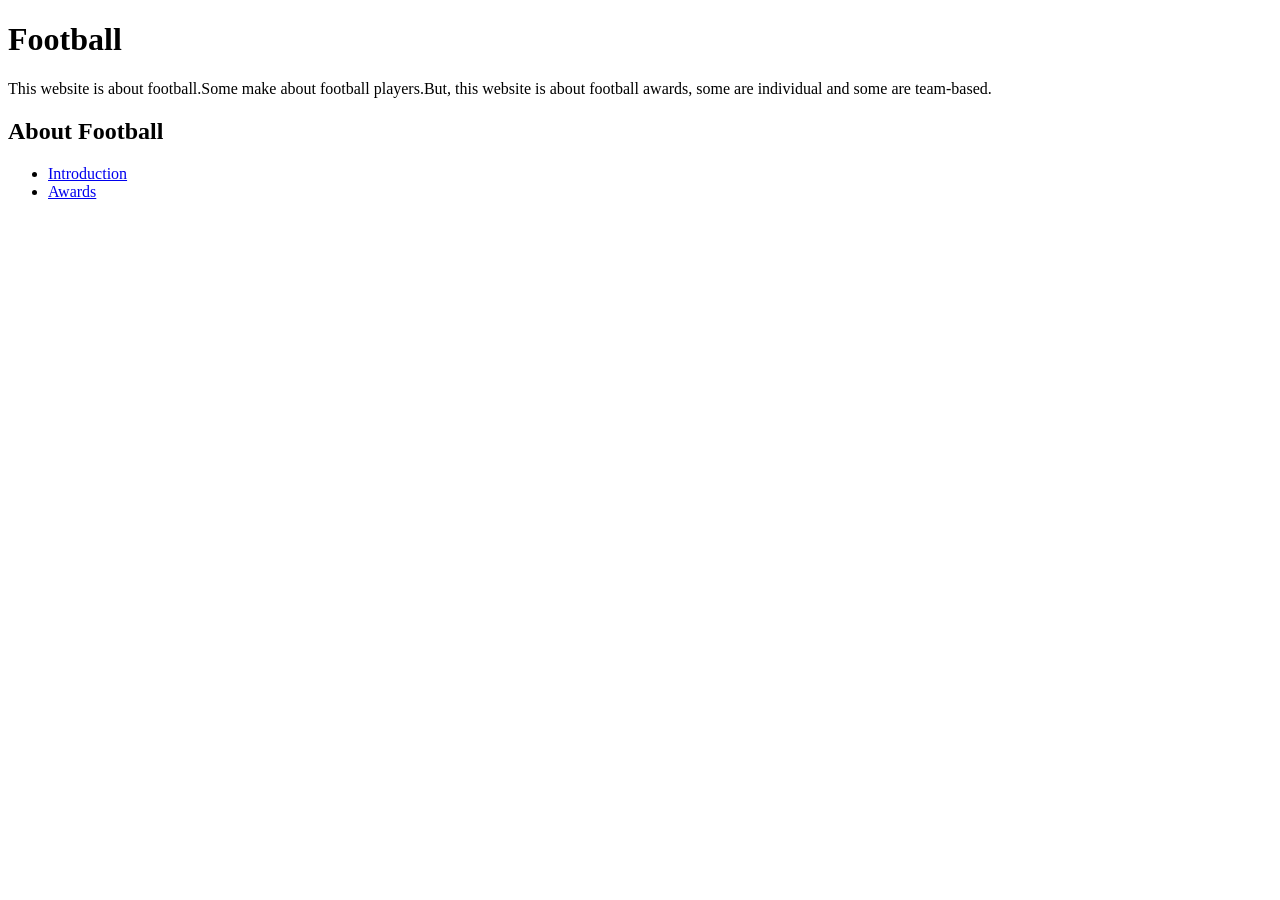
<file: project/index.html>
<!DOCTYPE html>
<html>
<head>
    <title>My Webpage</title>
</head>
<body>
    <h1>Football</h1>
    <p>This website is about football.Some make about football players.But, this website is about
        football awards, some are individual and some are team-based.</p>
        <h2>About Football</h2>
        <ul>
        <li><a href="./intro.html">Introduction</a></li>
        <li><a href="a.html">Awards</a></li>
</body>
</html>
</file>
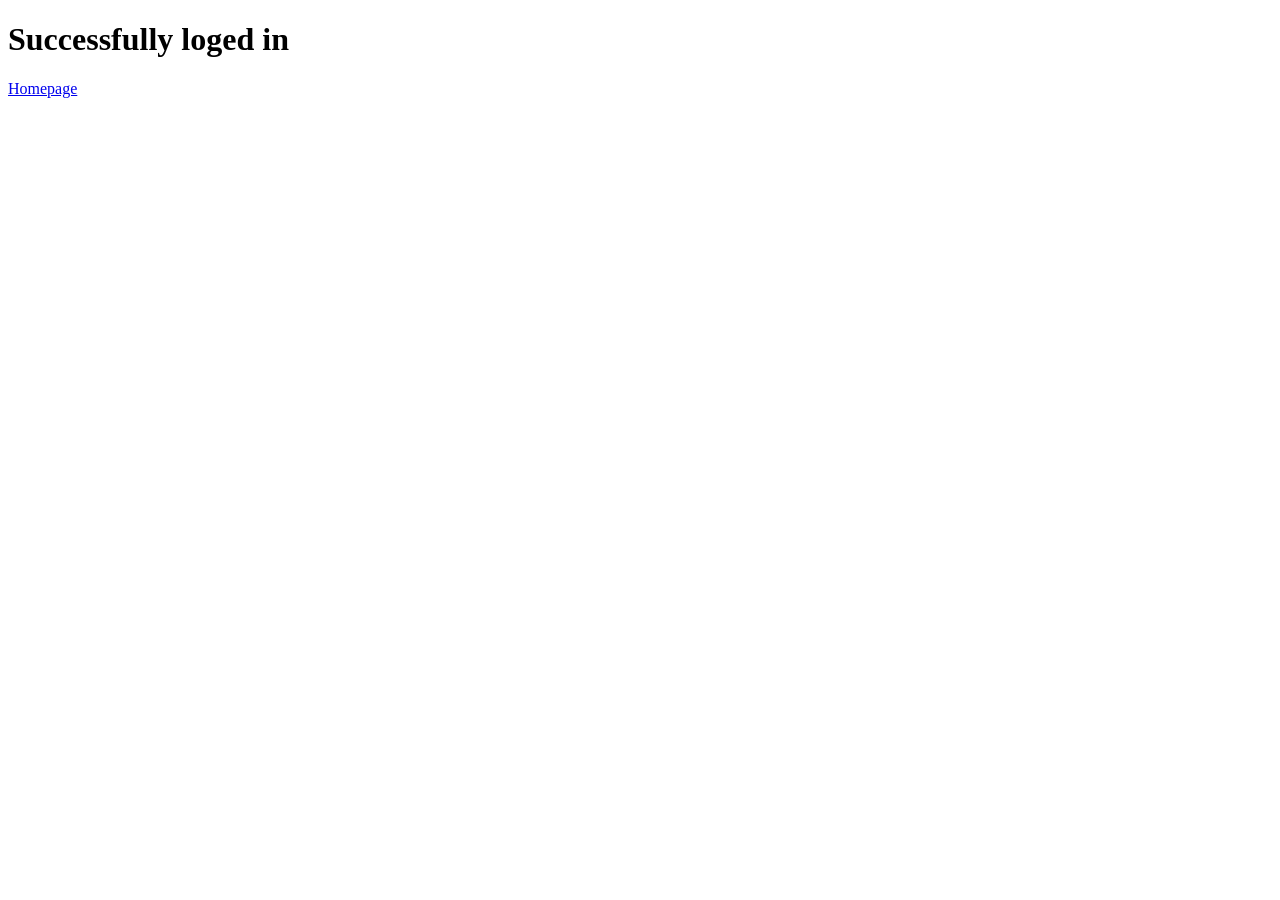
<file: form.html>
<!DOCTYPE html>
<html lang="en">
<head>
    <meta charset="UTF-8">
    <meta name="viewport" content="width=device-width, initial-scale=1.0">
    <title>log in</title>
</head>
<body>
    <a href="./index.html"></a>
    <form action="./index.html"></form>
    <h1>Successfully loged in</h1>
    <a href="./index.html">Homepage</a>
</body>
</html>
</file>
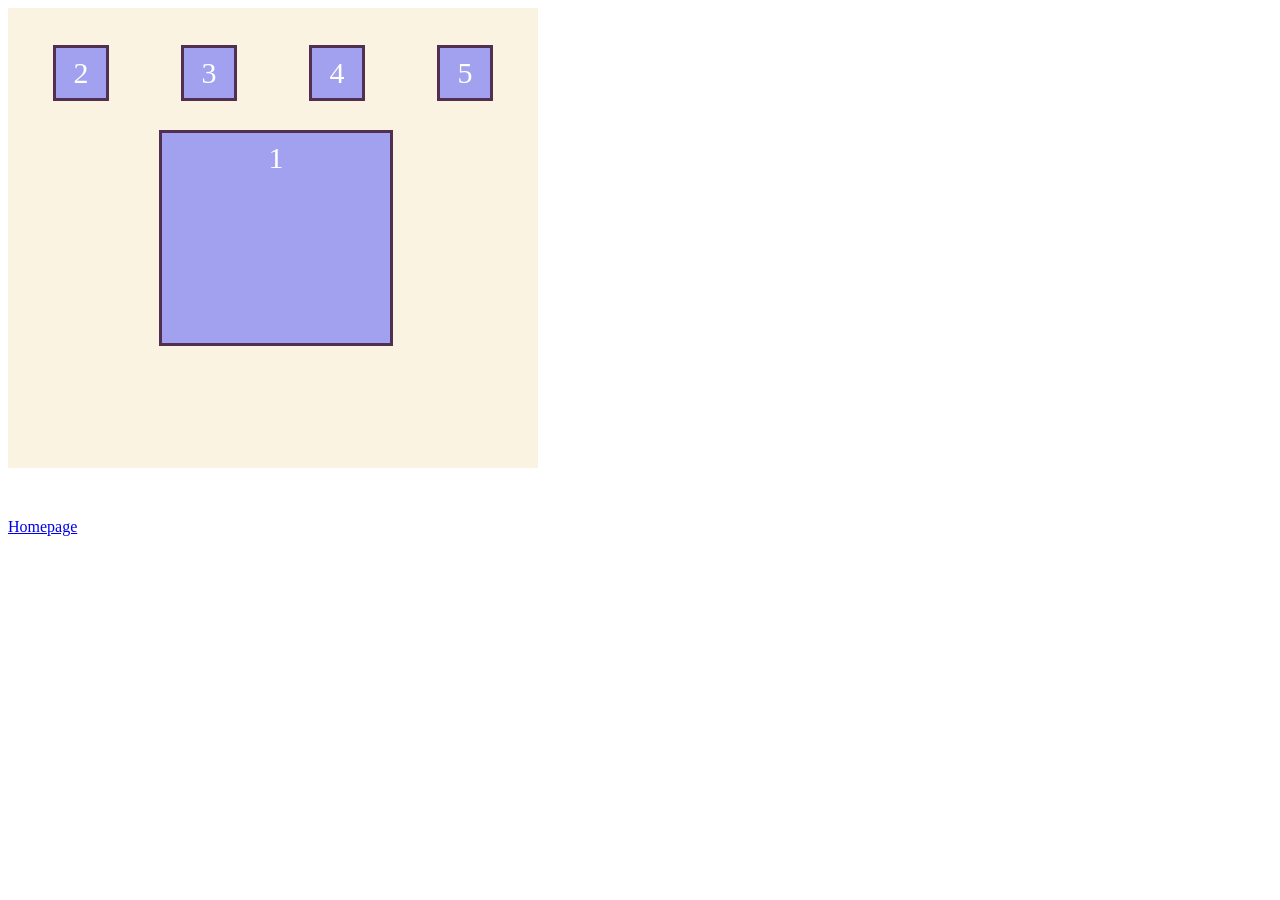
<file: grid.html>
<!DOCTYPE html>
<html>
<head>
    <title>Grid</title>
    <link rel="stylesheet" href="GRID.css">
</head>
<body>
    <div>
    <div class="grid-container">
        <div class="grid-item" id="grid1">1</div>
        <div class="grid-item">2</div>
        <div class="grid-item">3</div>
        <div class="grid-item">4</div>
        <div class="grid-item">5</div>
    </div>
    </div>
    <a href="./index.html">Homepage</a>
</body>
</html>
</file>
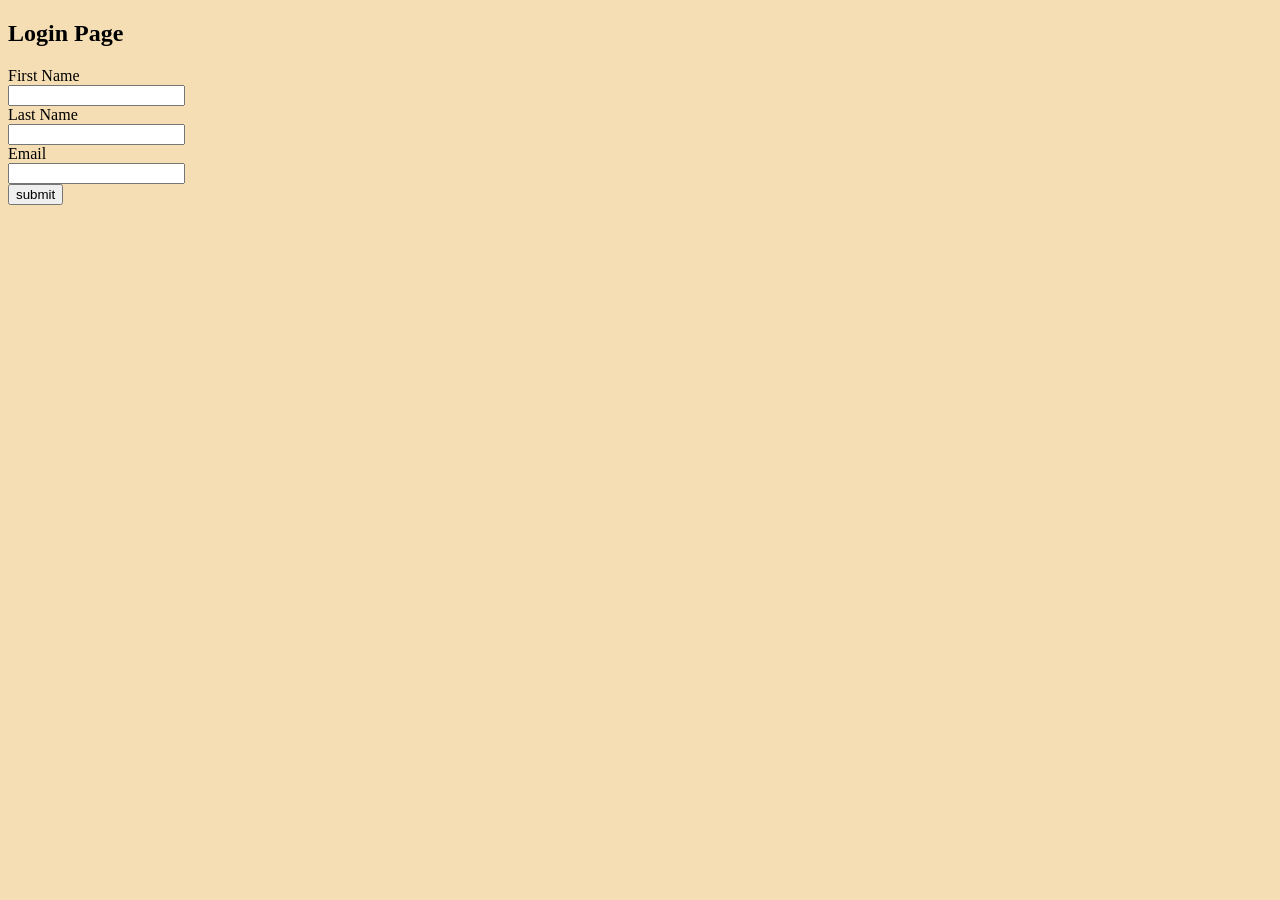
<file: lp.html>
<!DOCTYPE html>
<html>
<head>
    <title>My Login Page</title>
    <link rel="stylesheet" href="style.css">
</head>
<body>
    <h2>Login Page</h2>
    <form action="./form.html">
        <label for="fname">First Name</label><br>
        <input type="text" id="fname" name="fname" required><br>

        <label for="lname">Last Name</label><br>
        <input type="text" id="lname" name="lname" required><br>

        <label for="email">Email</label><br>
        <input type="email" id="email" name="email" required><br>

        <input type="submit" value="submit">
    </form>
    <a href="./index.html"></a>
</body>
</html>
</file>
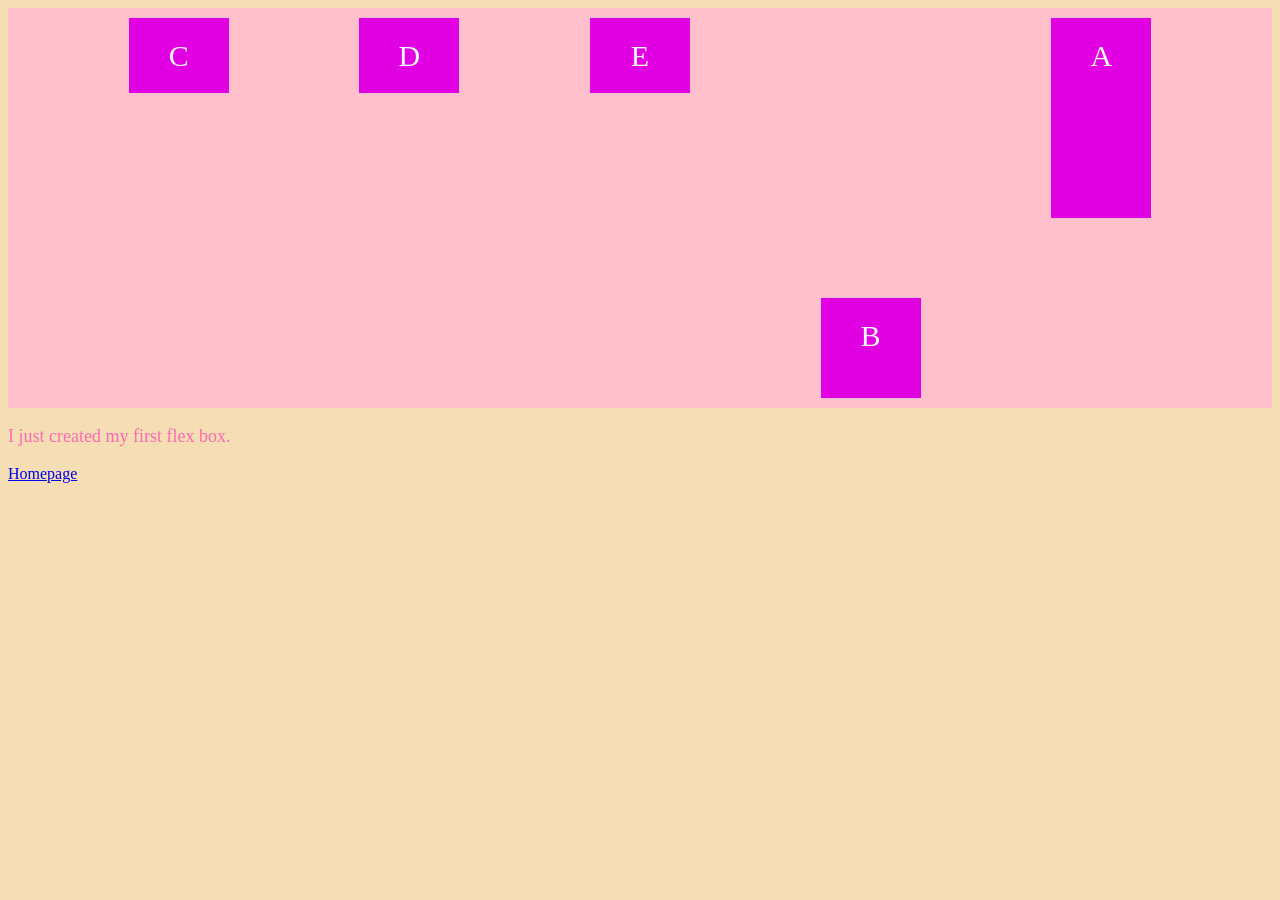
<file: mm.html>
<!DOCTYPE html>
<html lang="en">
<head>
    <link rel="stylesheet" href="style.css">
    <title>Document</title>
</head>
<body>
    <div class="flex-container">
        <div class="flex-item" id="itemA">A</div>
        <div class="flex-item" id="itemB">B</div>
        <div class="flex-item">C</div>
        <div class="flex-item">D</div>
        <div class="flex-item">E</div>
    </div>
    <P>I just created my first flex box.</P>
    <a href="./index.html">Homepage</a>
</body>
</html>
</file>
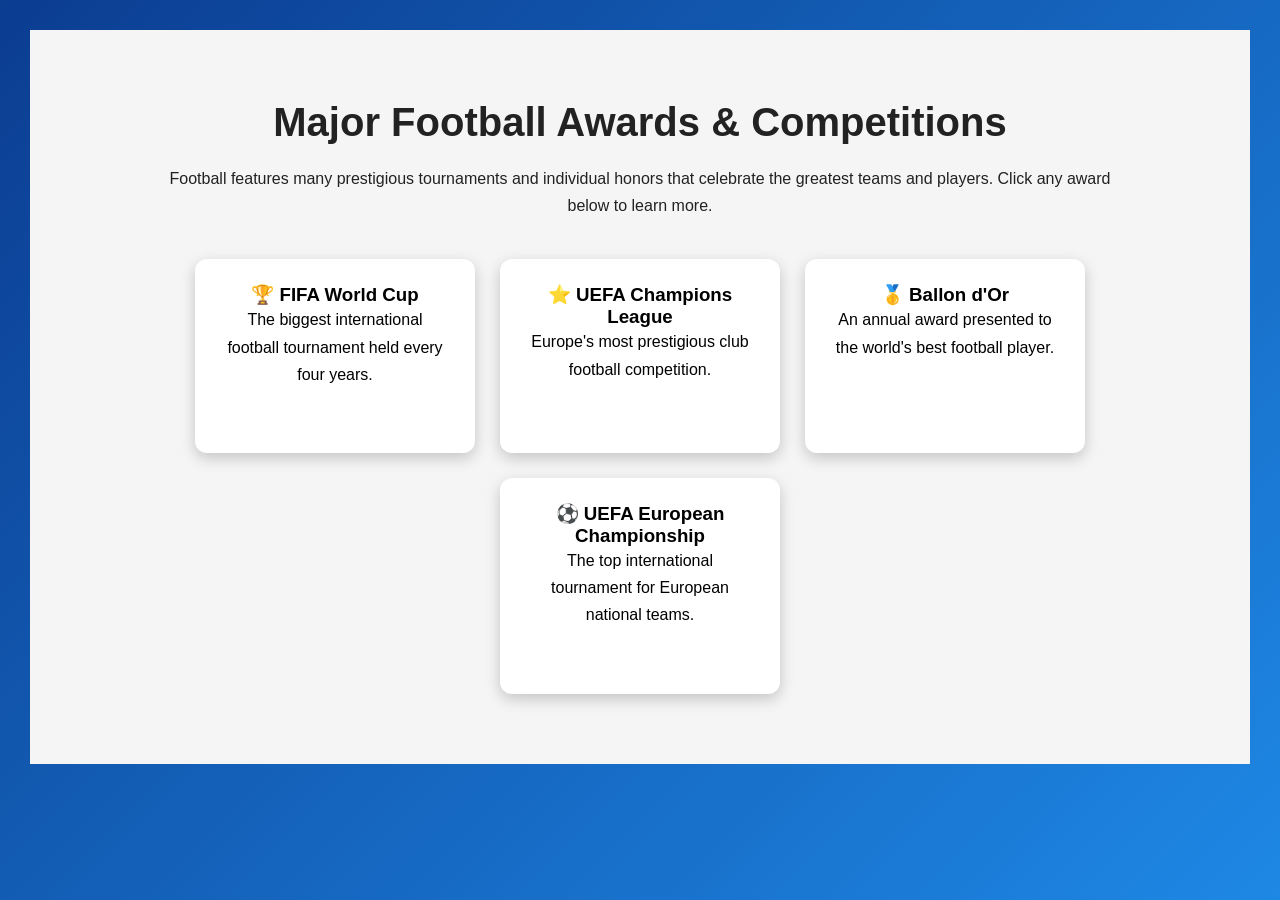
<file: project/a.html>
<!DOCTYPE html>
<html lang="en">
<head>
    <title>Awards</title>
    <link rel="stylesheet" href="ss.css">
</head>
<body>
<section class="awards">  
    <h2>Major Football Awards & Competitions</h2>
    <p>
        Football features many prestigious tournaments and individual honors that celebrate the
        greatest teams and players. Click any award below to learn more.
    </p>

    <div class="award-list">

        <a href="worldcup.html" class="award-card">
            <h3>🏆 FIFA World Cup</h3>
            <p>The biggest international football tournament held every four years.</p>
        </a>

        <a href="ucl.html" class="award-card">
            <h3>⭐ UEFA Champions League</h3>
            <p>Europe's most prestigious club football competition.</p>
        </a>

        <a href="ballondor.html" class="award-card">
            <h3>🥇 Ballon d'Or</h3>
            <p>An annual award presented to the world's best football player.</p>
        </a>

        <a href="euros.html" class="award-card">
            <h3>⚽ UEFA European Championship</h3>
            <p>The top international tournament for European national teams.</p>
        </a>

    </div>
</section>
</body>
</html>
</file>
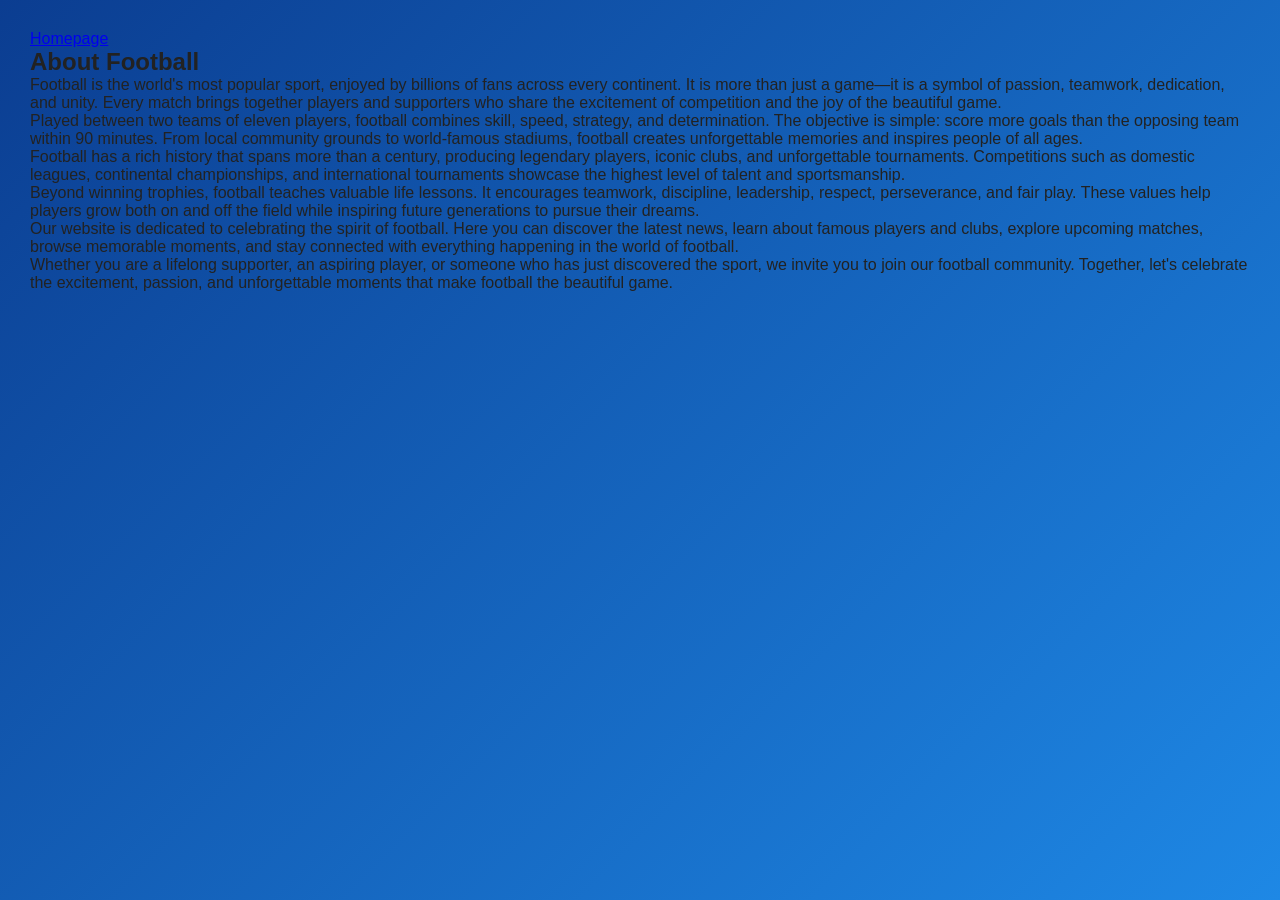
<file: project/intro.html>
<!DOCTYPE html>
<html>
<head>
    <title>Introduction</title>
    <link rel="stylesheet" href="ss.css">
</head>
<body>
    <a href="./index.html">Homepage</a>
    <section class="about">
    <div class="container">
        <h2>About Football</h2>

        <p>
            Football is the world's most popular sport, enjoyed by billions of fans across every continent.
            It is more than just a game—it is a symbol of passion, teamwork, dedication, and unity. Every
            match brings together players and supporters who share the excitement of competition and the joy
            of the beautiful game.
        </p>

        <p>
            Played between two teams of eleven players, football combines skill, speed, strategy, and
            determination. The objective is simple: score more goals than the opposing team within 90 minutes.
            From local community grounds to world-famous stadiums, football creates unforgettable memories
            and inspires people of all ages.
        </p>

        <p>
            Football has a rich history that spans more than a century, producing legendary players, iconic
            clubs, and unforgettable tournaments. Competitions such as domestic leagues, continental
            championships, and international tournaments showcase the highest level of talent and sportsmanship.
        </p>

        <p>
            Beyond winning trophies, football teaches valuable life lessons. It encourages teamwork,
            discipline, leadership, respect, perseverance, and fair play. These values help players grow
            both on and off the field while inspiring future generations to pursue their dreams.
        </p>

        <p>
            Our website is dedicated to celebrating the spirit of football. Here you can discover the latest
            news, learn about famous players and clubs, explore upcoming matches, browse memorable moments,
            and stay connected with everything happening in the world of football.
        </p>

        <p>
            Whether you are a lifelong supporter, an aspiring player, or someone who has just discovered the
            sport, we invite you to join our football community. Together, let's celebrate the excitement,
            passion, and unforgettable moments that make football the beautiful game.
        </p>
    </div>
</section>
</body>
</html>
</file>
<file: GRID.css>
.grid-container{
    background-color: rgb(251, 243, 226);
    margin-bottom: 50px;
    padding: 15px;
    width: 500px;

    display: grid;
    grid-template: repeat(4,100px)/100px 100px 100px 100px;
    gap: 10px 20px;
    justify-items: center;
    align-items: center;
    justify-content: space-evenly;
    align-content: space-evenly;
}

.grid-item{
    background-color: rgb(161, 161, 239);
    color: white;
    border: 3px solid rgb(80, 47, 80);
    width: 50px;
    text-align: center;
    line-height: 50px;
    font-size: 30px;
}

#grid1{
    grid-column: 2 / 4;
    grid-row: 2 / 4;
    
    place-self: center start;
    width: 100%;
    height: 100%;
}
</file>
<file: style.css>
h1{
    color: red;
}

p{
    font-size: 18px;
    color:hotpink;
}

.flex-container{
    height: 400px;
    background-color: pink;
    display: flex;
    flex-flow: nowrap;
    justify-content: space-evenly;
    align-items: baseline;
}

.flex-item{
    color: aliceblue;
    background-color: rgb(225, 0, 225);
    width: 100px;
    margin: 10px;
    text-align: center;
    line-height: 75px;
    font-size: 30px;
}

#itemA{
    order: 2;
    height: 200px;
}

#itemB{
    order: 1;
    align-self: flex-end;
    height: 100px;
}

table,td,th{
    border: solid 5px;
    border-color: black;
    margin: 10px;
    padding: 10px;
    border-collapse: collapse;
    text-align: center;
}

body{
    background-color: wheat;
    align-items: center;
}
</file>
<file: project/ss.css>
.awards{
    padding:70px 10%;
    background:#f5f5f5;
    text-align:center;
}

.awards h2{
    font-size:40px;
    margin-bottom:20px;
}

.awards p{
    margin-bottom:40px;
    line-height:1.7;
}

.award-list{
    display:flex;
    flex-wrap:wrap;
    justify-content:center;
    gap:25px;
}

.award-card{
    width:280px;
    background:white;
    padding:25px;
    border-radius:12px;
    text-decoration:none;
    color:black;
    box-shadow:0 5px 15px rgba(0,0,0,.2);
    transition:.3s;
}

.award-card:hover{
    transform:translateY(-8px);
    background:gold;
}

* {
    margin: 0;
    padding: 0;
    box-sizing: border-box;
    font-family: "Poppins", Arial, sans-serif;
}

body {
    background: linear-gradient(135deg, #0b3d91, #1e88e5);
    color: #222;
    min-height: 100vh;
    padding: 30px;
}

.worldcup {
    max-width: 900px;
    margin: auto;
    background: white;
    padding: 35px;
    border-radius: 20px;
    box-shadow: 0 10px 30px rgba(0, 0, 0, 0.2);
}

.worldcup h1 {
    text-align: center;
    color: #0b3d91;
    font-size: 42px;
    margin-bottom: 25px;
}

.worldcup h2 {
    color: #1e88e5;
    margin-top: 30px;
    margin-bottom: 15px;
    border-left: 5px solid #fbc02d;
    padding-left: 10px;
}

.worldcup-img {
    display: block;
    width: 100%;
    max-width: 600px;
    height: 350px;
    object-fit: cover;
    margin: 20px auto;
    border-radius: 15px;
    box-shadow: 0 5px 15px rgba(0,0,0,0.2);
}

.worldcup p {
    font-size: 17px;
    line-height: 1.8;
    color: #444;
    text-align: justify;
    margin-bottom: 15px;
}

.worldcup ul {
    margin: 15px 0 20px 30px;
}

.worldcup li {
    font-size: 17px;
    margin-bottom: 10px;
    color: #333;
}

table {
    width: 100%;
    border-collapse: collapse;
    margin-top: 20px;
    overflow: hidden;
    border-radius: 10px;
}

table th {
    background: #0b3d91;
    color: white;
    padding: 15px;
    font-size: 18px;
}

table td {
    padding: 12px;
    text-align: center;
    background: #f5f8ff;
    border-bottom: 1px solid #ddd;
}

table tr:hover td {
    background: #e3f2fd;
}

.back-btn {
    display: inline-block;
    margin-top: 20px;
    padding: 12px 25px;
    background: #0b3d91;
    color: white;
    text-decoration: none;
    border-radius: 30px;
    font-size: 16px;
}

.back-btn:hover {
    background: #fbc02d;
    color: #222;
    transform: translateY(-3px);
}

@media (max-width: 600px) {

    body {
        padding: 15px;
    }

    .worldcup {
        padding: 20px;
    }

    .worldcup h1 {
        font-size: 30px;
    }

    .worldcup-img {
        height: 220px;
    }

    .worldcup p,
    .worldcup li {
        font-size: 15px;
    }

    table th,
    table td {
        padding: 8px;
        font-size: 14px;
    }
}
</file>
